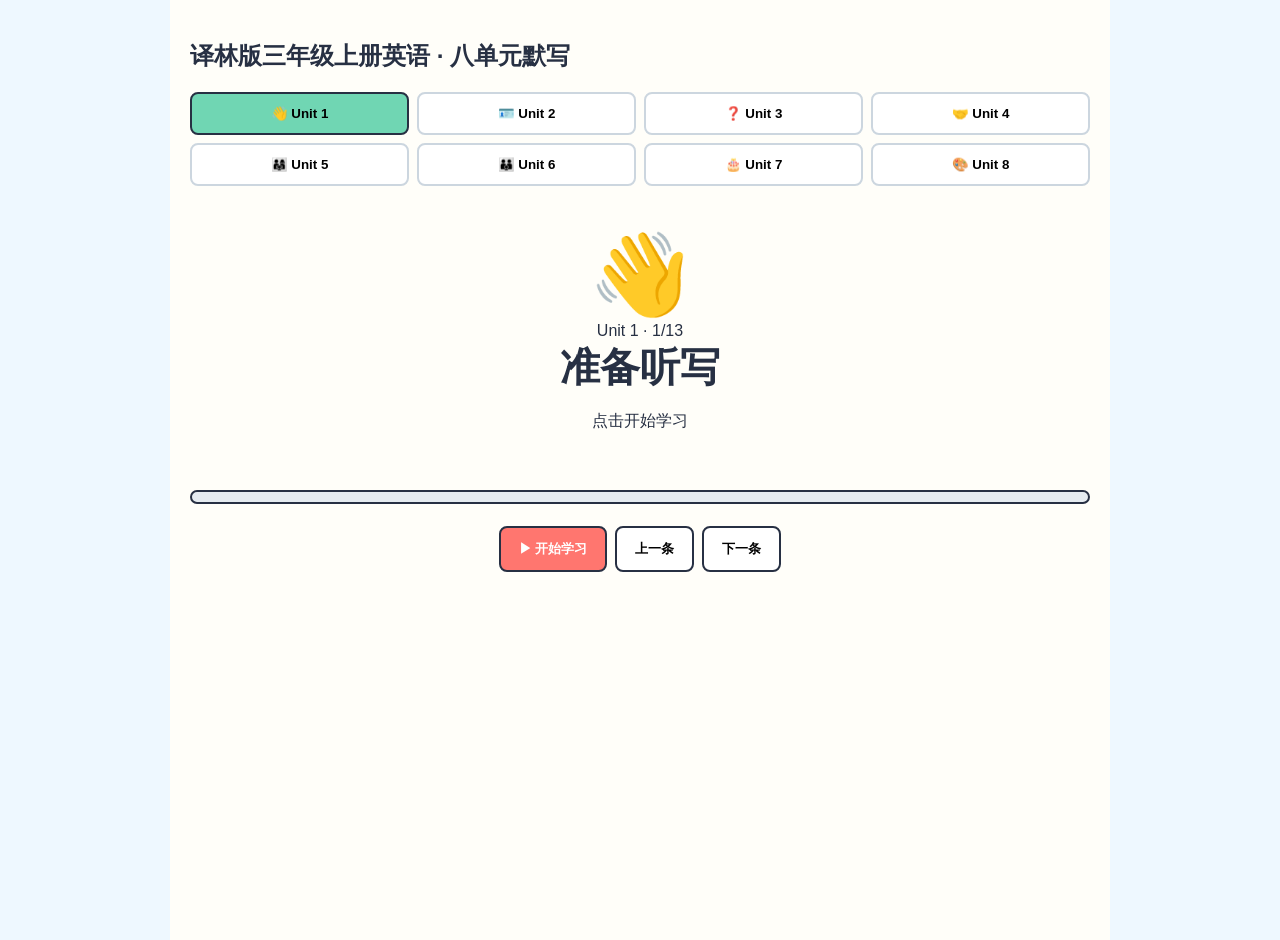
<file: index.html>
<!doctype html><meta charset="utf-8"><meta name="viewport" content="width=device-width,initial-scale=1"><title>八单元默写预览</title><style>body{font-family:Arial;margin:0;background:#eef8ff;color:#273043}.wrap{max-width:900px;margin:auto;background:#fffef9;min-height:100vh;padding:20px}.tabs{display:grid;grid-template-columns:repeat(4,1fr);gap:8px}.tabs button{padding:12px 4px;border:2px solid #ccd6df;border-radius:8px;background:#fff;font-weight:bold}.tabs .on{background:#70d6b3;border-color:#273043}.stage{text-align:center;padding:42px 10px}.pic{font-size:80px}.en{font-size:40px;font-weight:bold;min-height:55px}.cn{font-size:25px;font-weight:bold}.bar{height:10px;background:#e5ebf0;border:2px solid #273043;border-radius:8px}.bar i{display:block;background:#70d6b3;height:100%;width:0}.controls{text-align:center;padding:18px}.controls button{padding:12px 18px;margin:4px;border:2px solid #273043;border-radius:8px;background:#fff;font-weight:bold}.play{background:#ff766f!important;color:white}</style><main class="wrap"><h2>译林版三年级上册英语 · 八单元默写</h2><nav class="tabs" id="tabs"></nav><section class="stage"><div class="pic" id="pic"></div><div id="count"></div><div class="cn" id="cn"></div><div class="en" id="en">准备听写</div><p id="hint">点击开始学习</p></section><div class="bar"><i id="bar"></i></div><div class="controls"><button class="play" id="play">▶ 开始学习</button><button id="prev">上一条</button><button id="next">下一条</button></div></main><script>
const U=[
['Unit 1','👋',['hello','hi','Good morning.','I','am','*ah','a','cat','Miss','Good afternoon.','class','goodbye','bye']],
['Unit 2','🪪',['what','is','your','name','my','Nice to meet you!','too','boy','and','girl','Mr (AmE Mr.)']],
['Unit 3','❓',['are','you','no','not','yes','*ha','Here I am!','but','*oh','sorry','*twin','we','*excuse me','class','in','with','right']],
['Unit 4','🤝',['this','friend','she','he','it','good','Thank you.','have','many']],
['Unit 5','👨‍👩‍👧',['mother','father','dad','mum (AmE mom)','brother','baby','sister','Good evening.','*quick','look','*pond','who','great','come','meet','family','say']],
['Unit 6','👪',['grandfather (grandpa)','uncle','aunt','grandmother (grandma)','cousin','cool','me','*wow','big','it','happy','love']],
['Unit 7','🎂',['Happy Birthday!','one','two','three','four','five','six','seven','eight','nine','ten','now','want','car','book','ball','cake','some','toy','for','OK','How old are you?','please','here','Here you are.',"You're welcome."]],
['Unit 8','🎨',['can','do','for','clean','table','draw','sing','take pictures','dance','Are you OK?','*dizzy','picture','*er','*fox','child (pl. children)','*thing','How lovely!']]];
const Z={hello:'你好',hi:'嗨',"Good morning.":'早上好',I:'我',am:'是',a:'一只',cat:'猫',Miss:'小姐',"Good afternoon.":'下午好',class:'同学们',goodbye:'再见',bye:'拜拜',what:'什么',is:'是',your:'你的',name:'名字',my:'我的',"Nice to meet you!":'很高兴认识你',too:'也',boy:'男孩',and:'和',girl:'女孩','Mr (AmE Mr.)':'先生',are:'是',you:'你',no:'不',not:'不是',yes:'是的',"Here I am!":'我在这里',but:'但是',sorry:'对不起',we:'我们','excuse me':'请问',in:'在……里面',with:'和……一起',right:'正确的',this:'这',friend:'朋友',she:'她',he:'他',it:'它',good:'好的',"Thank you.":'谢谢你',have:'有',many:'许多',mother:'妈妈',father:'爸爸',dad:'爸爸',mum:'妈妈','mum (AmE mom)':'妈妈',brother:'哥哥/弟弟',baby:'婴儿',sister:'姐姐/妹妹',"Good evening.":'晚上好',look:'看',who:'谁',great:'太棒了',come:'来',meet:'见面',family:'家庭',say:'说',grandfather:'爷爷/外公',uncle:'叔叔/舅舅',aunt:'阿姨/姑姑',grandmother:'奶奶/外婆',cousin:'表兄弟姐妹',cool:'酷',me:'我',big:'大的',happy:'开心的',love:'爱',"Happy Birthday!":'生日快乐',one:'一',two:'二',three:'三',four:'四',five:'五',six:'六',seven:'七',eight:'八',nine:'九',ten:'十',now:'现在',want:'想要',car:'汽车',book:'书',ball:'球',cake:'蛋糕',some:'一些',toy:'玩具',for:'给；为了',OK:'好的',"How old are you?":'你几岁？',please:'请',here:'这里',"Here you are.":'给你',"You're welcome.":'不客气',can:'能；会',do:'做',clean:'打扫',table:'桌子',draw:'画画',sing:'唱歌','take pictures':'拍照',dance:'跳舞',"Are you OK?":'你还好吗？',picture:'图画','child (pl. children)':'孩子',"How lovely!":'真可爱！'};
let u=0,i=0,playing=false,timer;const $=x=>document.querySelector(x);function key(t){return t.replace(/^\*/,'')}function meaning(t){let k=key(t);return Z[k]||({'*ah':'啊','*ha':'哈','*oh':'哦','*twin':'双胞胎','*excuse me':'请问','*quick':'快点','*pond':'池塘','*wow':'哇','*dizzy':'头晕','*er':'呃','*fox':'狐狸','*thing':'事情'}[t]||'请默写这个词')}function tabs(){ $('#tabs').innerHTML=U.map((x,n)=>`<button class="${n===u?'on':''}" data-i="${n}">${x[1]} ${x[0]}</button>`).join('');document.querySelectorAll('.tabs button').forEach(b=>b.onclick=()=>{stop();u=+b.dataset.i;i=0;tabs();render()})}function render(){let a=U[u][2][i];$('#pic').textContent=U[u][1];$('#count').textContent=`${U[u][0]} · ${i+1}/${U[u][2].length}`;$('#en').textContent=playing?a:'准备听写';$('#cn').textContent=playing?meaning(a):'';$('#hint').textContent=playing?'英文、中文各听两遍，然后默写英文':'点击开始学习';$('#bar').style.width=(i/U[u][2].length*100)+'%'}function speak(t,lang='en-US'){return new Promise(r=>{if(!speechSynthesis)return r();let s=new SpeechSynthesisUtterance(t);s.lang=lang;s.rate=lang==='zh-CN'?0.9:.75;s.onend=r;s.onerror=r;speechSynthesis.speak(s)})}function wait(ms){return new Promise(r=>timer=setTimeout(r,ms))}async function run(){playing=true;$('#play').textContent='⏸ 播放中';while(playing&&i<U[u][2].length){let a=U[u][2][i],cn=meaning(a);render();await speak(key(a));await speak(cn,'zh-CN');await speak(key(a));await speak(cn,'zh-CN');let ms=Math.min(12000,Math.max(3500,1800+key(a).replace(/[^A-Za-z]/g,'').length*300));$('#hint').textContent=`默写时间：${Math.ceil(ms/1000)} 秒`;await wait(ms);if(playing)i++}if(playing){playing=false;$('#play').textContent='↻ 再来一次';render()}}function stop(){playing=false;clearTimeout(timer);speechSynthesis?.cancel();$('#play').textContent='▶ 开始学习'}$('#play').onclick=()=>playing?stop():run();$('#prev').onclick=()=>{stop();i=Math.max(0,i-1);render()};$('#next').onclick=()=>{stop();i=Math.min(U[u][2].length-1,i+1);render()};tabs();render();</script>
</file>
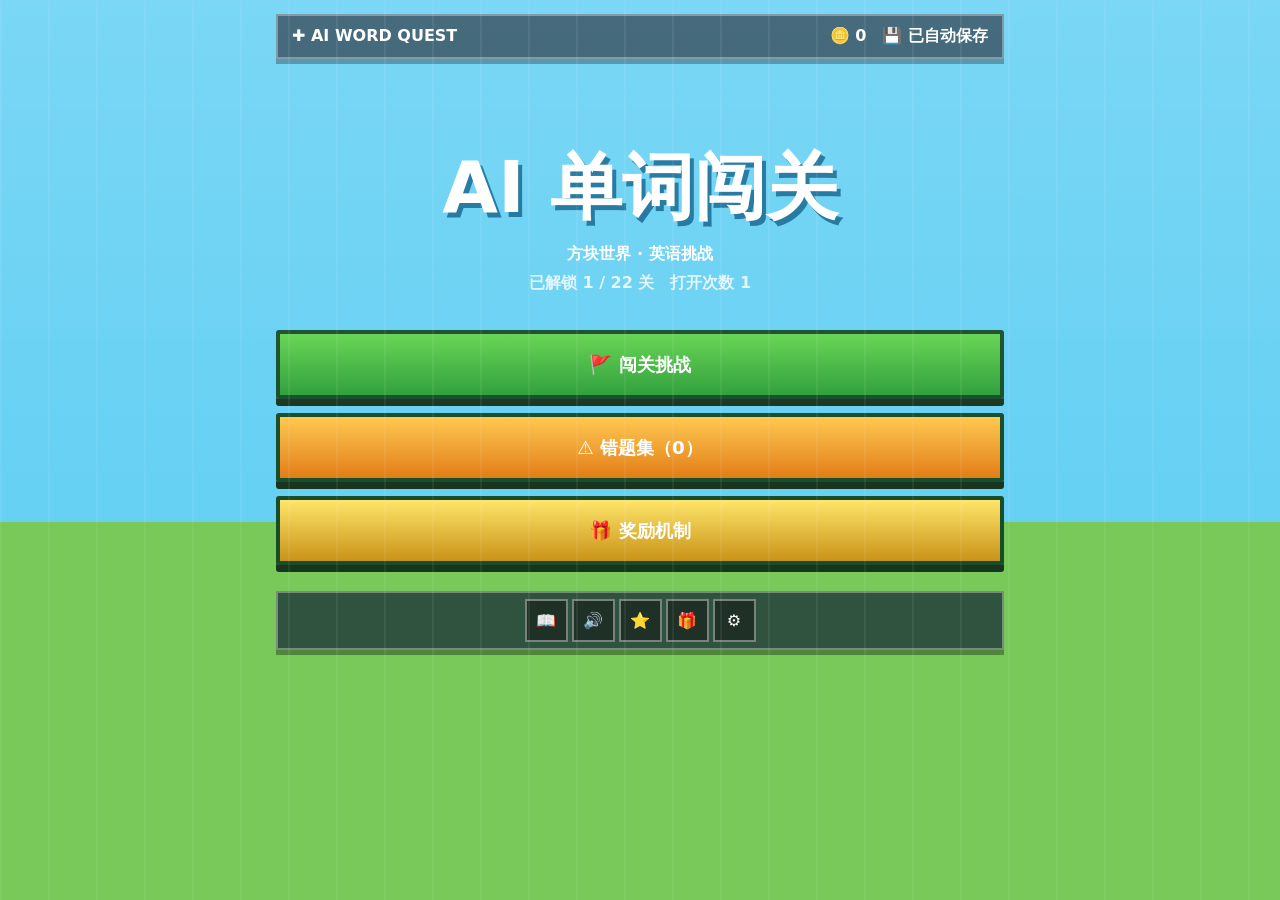
<file: web/index.html>
<!doctype html><html lang="zh-CN"><head><meta charset="utf-8"><meta name="viewport" content="width=device-width,initial-scale=1,viewport-fit=cover"><title>AI 单词闯关</title><link rel="stylesheet" href="style.css"></head><body><main id="app"></main><script src="app.js"></script></body></html>
</file>
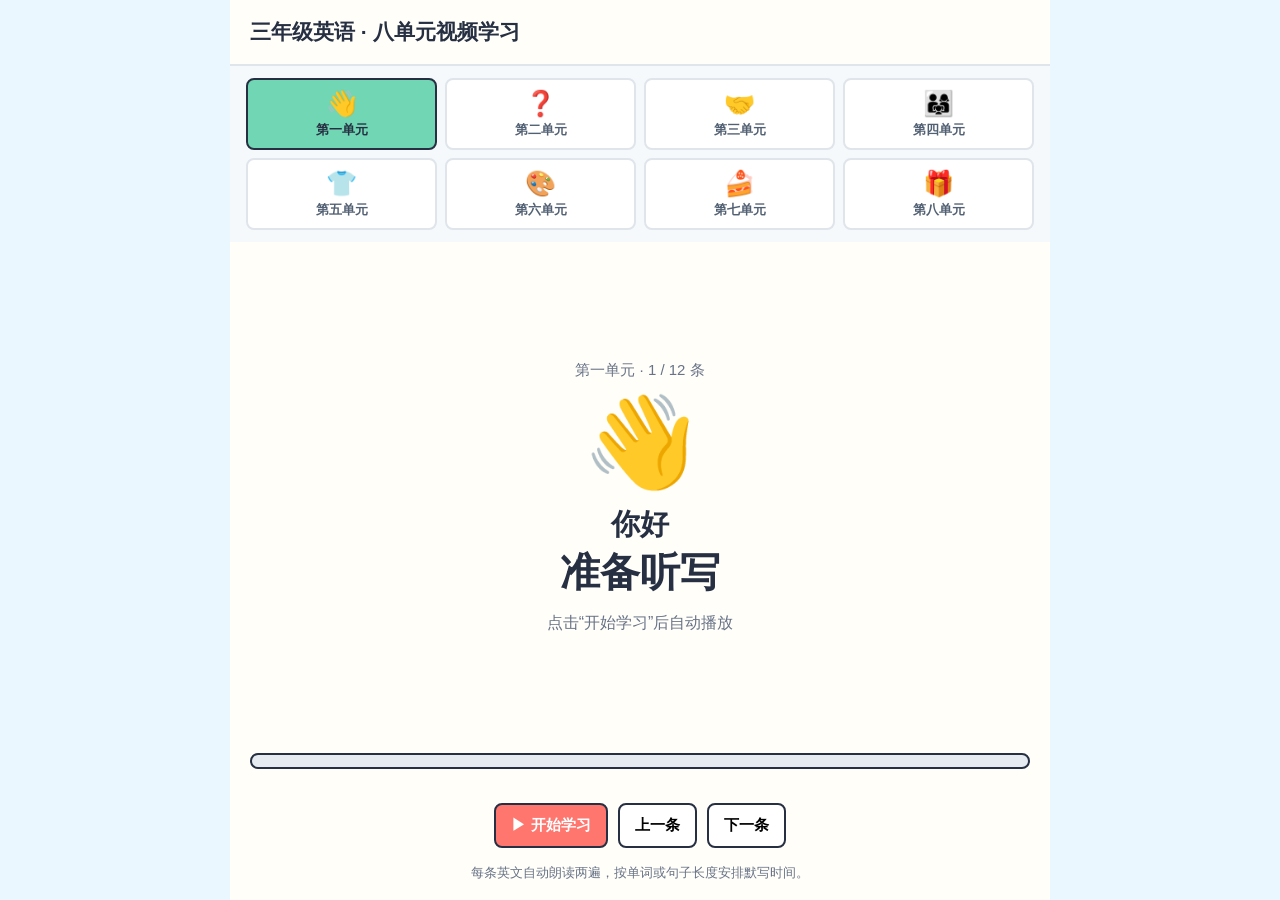
<file: units-all-in-one.html>
<!doctype html><html lang="zh-CN"><head><meta charset="utf-8"><meta name="viewport" content="width=device-width,initial-scale=1,viewport-fit=cover,user-scalable=yes"><title>三年级英语八单元视频学习</title><style>body{margin:0;background:#eaf7ff;color:#273043;font-family:-apple-system,BlinkMacSystemFont,"PingFang SC",Arial,sans-serif}.wrap{width:min(820px,100%);min-height:100vh;margin:auto;background:#fffef9;display:flex;flex-direction:column}.head{padding:18px 20px;border-bottom:2px solid #dfe5eb;font-weight:900;font-size:21px}.units{display:grid;grid-template-columns:repeat(4,1fr);gap:8px;padding:12px 16px;background:#f5f9fc}.unitBtn{border:2px solid #dfe5eb;background:#fff;border-radius:8px;padding:9px 4px;font-weight:800;color:#526073;cursor:pointer}.unitBtn b{display:block;font-size:25px;margin-bottom:3px}.unitBtn.active{border-color:#273043;background:#70d6b3;color:#273043}.stage{flex:1;display:flex;flex-direction:column;align-items:center;justify-content:center;text-align:center;padding:25px 20px}.unit{color:#687387;font-size:15px}.pic{font-size:90px;min-height:105px;margin:10px}.cn{font-size:29px;font-weight:900}.en{font-size:40px;font-weight:1000;min-height:58px;word-break:break-word}.hint{color:#687387;margin-top:10px;font-size:16px}.bar{height:12px;background:#e5ebf0;border:2px solid #273043;border-radius:8px;margin:0 20px 18px;overflow:hidden}.bar i{display:block;height:100%;background:#70d6b3;width:0}.controls{display:flex;gap:10px;justify-content:center;padding:16px;flex-wrap:wrap}.controls button{border:2px solid #273043;background:#fff;border-radius:8px;padding:11px 15px;font-weight:900;font-size:15px;cursor:pointer}.controls .play{background:#ff766f;color:#fff}.note{padding:0 20px 18px;text-align:center;color:#687387;font-size:13px}@media(max-width:500px){.units{grid-template-columns:repeat(4,1fr);padding:10px 8px}.unitBtn{font-size:12px}.unitBtn b{font-size:21px}.en{font-size:32px}.cn{font-size:25px}}</style></head><body><main class="wrap"><div class="head">三年级英语 · 八单元视频学习</div><nav class="units" id="units"></nav><section class="stage"><div class="unit" id="count"></div><div class="pic" id="pic"></div><div class="cn" id="cn"></div><div class="en" id="en"></div><div class="hint" id="hint">选择单元后，点击“开始学习”</div></section><div class="bar"><i id="progress"></i></div><div class="controls"><button class="play" id="play">▶ 开始学习</button><button id="prev">上一条</button><button id="next">下一条</button></div><div class="note">每条英文自动朗读两遍，按单词或句子长度安排默写时间。</div></main><script>
const units=[
['第一单元','Hello!','👋',[['hello','你好','👋'],['Good morning.','早上好。','🌅'],['Miss','小姐；老师','👩‍🏫'],['hi','你好','😊'],['Good afternoon.','下午好。','☀️'],['class','同学们；班级','🏫'],['I','我','🙋'],["I'm",'我是（缩写）','🙋'],['Hello, Mike.','你好，迈克。','👋👦'],['Good morning, Miss Li.','早上好，李老师。','🌅👩‍🏫'],['Good afternoon, class.','下午好，同学们。','☀️🏫'],["Hi, I'm Liu Tao.",'你好，我是刘涛。','👦👋']]],
['第二单元','Are you...?','❓',[['are','是','🔤'],['you','你；你们','👉'],['yes','是；对','✅'],['am','是','🙋'],['no','不；不是','❌'],['not','不；没有','🚫'],['goodbye','再见','👋'],['Are you Su Hai?','你是苏海吗？','🤔👧'],['Yes, I am.','是的，我是。','✅🙋'],["No, I'm not.",'不，我不是。','❌🙋'],['Goodbye, Yang Ling.','再见，杨玲。','👋👧']]],
['第三单元','My friends','🤝',[['my','我的','💛'],['friend','朋友','🤝'],['she','她','👧'],["she's",'她是（缩写）','👧'],['he','他','👦'],["he's",'他是（缩写）','👦'],['too','也','➕'],['this','这；这个','👇'],['is','是','🔤'],['sister','姐姐；妹妹','👧'],["She's Yang Ling.",'她是杨玲。','👧'],["She's my friend.",'她是我的朋友。','👧🤝'],["He's Mike.",'他是迈克。','👦'],["He's my friend too.",'他也是我的朋友。','👦🤝'],['This is Tina.','这是蒂娜。','👇👧']]],
['第四单元','My family','👨‍👩‍👧',[['family','家庭；家人','👨‍👩‍👧'],['father','父亲；爸爸','👨'],['mother','母亲；妈妈','👩'],['brother','哥哥；弟弟','👦'],['me','我','🙋'],['grandpa','祖父；外祖父','👴'],['grandma','祖母；外祖母','👵'],['sister','姐姐；妹妹','👧'],['This is my family.','这是我的一家。','👨‍👩‍👧'],['This is my father.','这是我的爸爸。','👨'],['This is my mother.','这是我的妈妈。','👩'],['This is me.','这是我。','🙋'],['Good evening.','晚上好。','🌙']]],
['第五单元','Look at me','👕',[['look at','看；瞧','👀'],['T-shirt','T恤衫','👕'],['it','它','👉'],["it's",'它是（缩写）','👉'],['nice','好看的；好的','👍'],['skirt','短裙','👗'],['How nice!','真好看！','✨'],['cap','帽子','🧢'],['great','好极了','🌟'],['jacket','夹克衫','🧥'],['new','新的','🆕'],['red','红色的','🔴'],['Look at my T-shirt.','看我的T恤衫。','👀👕'],["It's nice.",'它很好看。','👍✨'],['How nice!','真好看！','✨'],['Look at my new skirt.','看我的新裙子。','👀👗'],['It’s great.','它好极了。','🌟']]],
['第六单元','Colours','🎨',[['colour','颜色','🎨'],['orange','橙色的','🟠'],['now','现在','⏰'],['green','绿色的','🟢'],['and','和；与','➕'],['yellow','黄色的','🟡'],['black','黑色的','⚫'],['blue','蓝色的','🔵'],['brown','棕色的','🟤'],['white','白色的','⚪'],['an','一个','1️⃣'],['egg','鸡蛋','🥚'],['or','或；还是','↔️'],['What colour is my T-shirt?','我的T恤衫是什么颜色？','❓👕'],["It's orange.",'它是橙色的。','🟠'],['What colour is it now?','它现在是什么颜色？','🎨❓'],["It's green and yellow.",'它是绿色和黄色的。','🟢🟡'],['Would you like an egg?','你想要一个鸡蛋吗？','🥚❓']]],
['第七单元','Would you like...?','🍰',[['a pie','一个馅饼','🥧'],['Nice to meet you.','很高兴认识你。','🤝'],['No, thank you.','不，谢谢你。','🙏'],['What about…?','……怎么样？','🤔'],['cake','蛋糕','🍰'],['ice cream','冰淇淋','🍦'],['sweet','糖果','🍬'],['hot dog','热狗','🌭'],['look','看；瞧','👀'],['what','什么','❓'],["what's",'是什么（缩写）','❓'],['Would you like a pie?','你想要一个馅饼吗？','🥧❓'],['Yes, please.','好的，太感谢了。','✅🙏'],['No, thank you.','不，谢谢你。','❌🙏'],['What about a cake?','来一块蛋糕怎么样？','🍰🤔'],['Nice to meet you.','很高兴认识你。','🤝😊']]],
['第八单元','Happy New Year!','🎁',[['Happy New Year!','新年快乐！','🎆'],['uncle','叔叔；伯伯；舅舅','👨'],['doll','玩具娃娃','🪆'],['that','那；那个','👉'],['ball','球','⚽'],['robot','机器人','🤖'],['CD','光盘','💿'],['car','小汽车','🚗'],['Happy Birthday!','生日快乐！','🎂'],['toy','玩具','🧸'],['Happy New Year!','新年快乐！','🎆'],['This is for you.','这是给你的。','🎁'],["What's this?",'这是什么？','❓👇'],["What's that?",'那是什么？','❓👉'],["It's a robot.",'它是一个机器人。','🤖'],['Happy Birthday!','生日快乐！','🎂']]]];
let u=0,i=0,playing=false,timer=null;const $=s=>document.querySelector(s);function renderUnits(){ $('#units').innerHTML=units.map((x,n)=>`<button class="unitBtn ${n===u?'active':''}" data-u="${n}"><b>${x[2]}</b>${x[0]}</button>`).join('');document.querySelectorAll('.unitBtn').forEach(b=>b.onclick=()=>{stop();u=+b.dataset.u;i=0;renderUnits();render()})}function render(){let x=units[u],a=x[3][i];$('#count').textContent=`${x[0]} · ${i+1} / ${x[3].length} 条`,$('#pic').textContent=a[2],$('#cn').textContent=a[1],$('#en').textContent=playing?'':'准备听写',$('#hint').textContent=playing?'请听清楚，马上开始默写':'点击“开始学习”后自动播放',$('#progress').style.width=`${i/x[3].length*100}%`}function say(t,lang='en-US'){return new Promise(r=>{if(!('speechSynthesis'in window)){r();return}speechSynthesis.cancel();let z=new SpeechSynthesisUtterance(t);z.lang=lang;z.rate=.72;z.onend=r;speechSynthesis.speak(z)})}async function run(){if(playing)return;playing=true;$('#play').textContent='⏸ 播放中';while(playing&&i<units[u][3].length){render();let a=units[u][3][i],n=a[0].replace(/[^a-z]/gi,'').length,ms=Math.min(14000,Math.max(4500,3500+n*450));$('#en').textContent=a[0];await say(a[0]);await new Promise(r=>setTimeout(r,350));await say(a[1],'zh-CN');await new Promise(r=>setTimeout(r,350));await say(a[0]);await new Promise(r=>setTimeout(r,350));await say(a[1],'zh-CN');if(!playing)break;$('#hint').textContent='现在请用纸笔默写';await new Promise(r=>timer=setTimeout(r,ms));if(playing)i++}if(playing){playing=false;$('#play').textContent='↻ 再来一次';$('#hint').textContent=`${units[u][0]}完成！`;render()}}function stop(){playing=false;clearTimeout(timer);speechSynthesis?.cancel();$('#play').textContent='▶ 开始学习'}$('#play').onclick=()=>{if(playing){stop();$('#play').textContent='▶ 继续学习';$('#hint').textContent='已暂停'}else{if(i>=units[u][3].length)i=0;run()}};$('#prev').onclick=()=>{stop();i=Math.max(0,i-1);render()};$('#next').onclick=()=>{stop();i=Math.min(units[u][3].length-1,i+1);render()};renderUnits();render();</script></body></html>
</file>
<file: web/style.css>
:root{font-family:system-ui,-apple-system,BlinkMacSystemFont,"Segoe UI",sans-serif;color:#fff;background:#5cc7ef}*{box-sizing:border-box}body{margin:0;min-height:100vh;background:linear-gradient(#67d1f4 0 58%,#78c85a 58%);background-attachment:fixed}body:before{content:"";position:fixed;inset:0;pointer-events:none;background:repeating-linear-gradient(90deg,#fff1 0 2px,transparent 2px 48px),linear-gradient(#fff2,#0000 55%)}button{font:inherit;color:inherit;border:0;cursor:pointer;touch-action:manipulation}.wrap{max-width:760px;margin:auto;min-height:100vh;padding:14px 16px 28px}.hud,.hotbar{background:#162735b8;border:2px solid #ffffff55;box-shadow:0 5px #0005}.hud{display:flex;justify-content:space-between;padding:10px 14px;font-weight:800}.title{text-align:center;margin:9vh 0 4vh}.title h1{font-size:clamp(2.3rem,8vw,4.5rem);margin:0;text-shadow:4px 5px #16709a}.title p{margin:8px;font-weight:800}.grid{display:grid;gap:14px}.btn,.level{padding:18px;background:linear-gradient(#63d34f,#2c9f39);border:4px solid #164d2a;box-shadow:0 7px #18351d;border-radius:3px;font-weight:900;font-size:1.15rem}.btn.orange{background:linear-gradient(#ffc84e,#e27d17)}.btn.blue{background:linear-gradient(#49cbe7,#08789d)}.btn.gold{background:linear-gradient(#ffe56b,#c89318)}.hotbar{display:flex;gap:4px;padding:6px;margin-top:26px;justify-content:center}.slot{width:43px;height:43px;border:2px solid #fff6;background:#1118;display:grid;place-items:center}.panel{background:#123447d9;border:3px solid #ffffff55;padding:16px;margin:14px 0;box-shadow:0 6px #0004}.level{display:flex;justify-content:space-between;align-items:center;margin:12px 0}.level.locked{filter:grayscale(1);opacity:.6}.word{font-size:clamp(2.5rem,10vw,5rem);font-weight:950;text-align:center;color:#fff4b0;text-shadow:3px 4px #7d461c;margin:35px 0 10px;cursor:pointer}.speak{display:block;margin:auto;background:#19aeca;padding:11px 18px;border:3px solid #07566d;font-weight:800}.answers{display:grid;gap:12px;margin-top:25px}.answer{background:#f5efd3;color:#243a43;border:4px solid #9b7d3c;padding:16px;border-radius:2px;font-weight:800;font-size:1.1rem}.answer:active,.btn:active{transform:translateY(3px);box-shadow:0 3px #18351d}.muted{opacity:.8;text-align:center}.danger{background:#bf5239}.toast{position:fixed;bottom:18px;left:50%;transform:translateX(-50%);background:#142735eF;padding:10px 16px;border:2px solid #fff6;font-weight:700;z-index:4}
</file>
